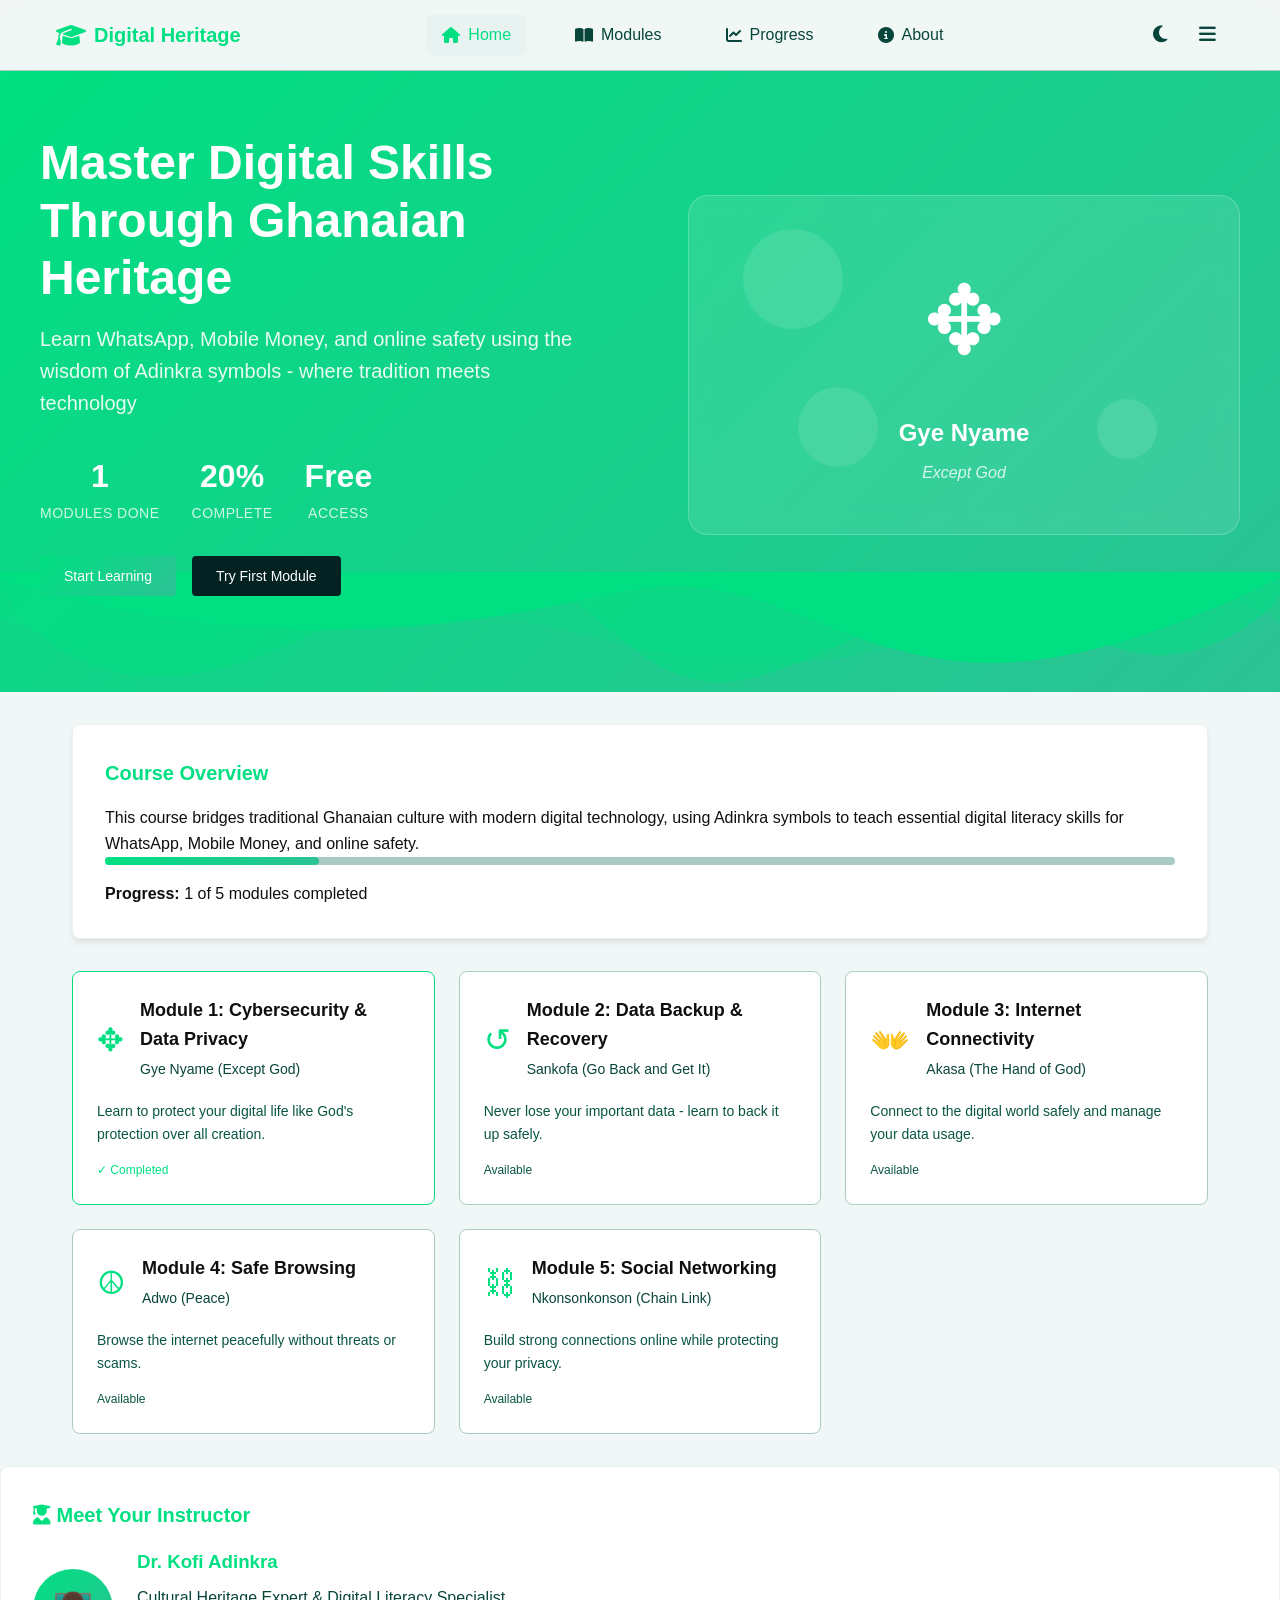
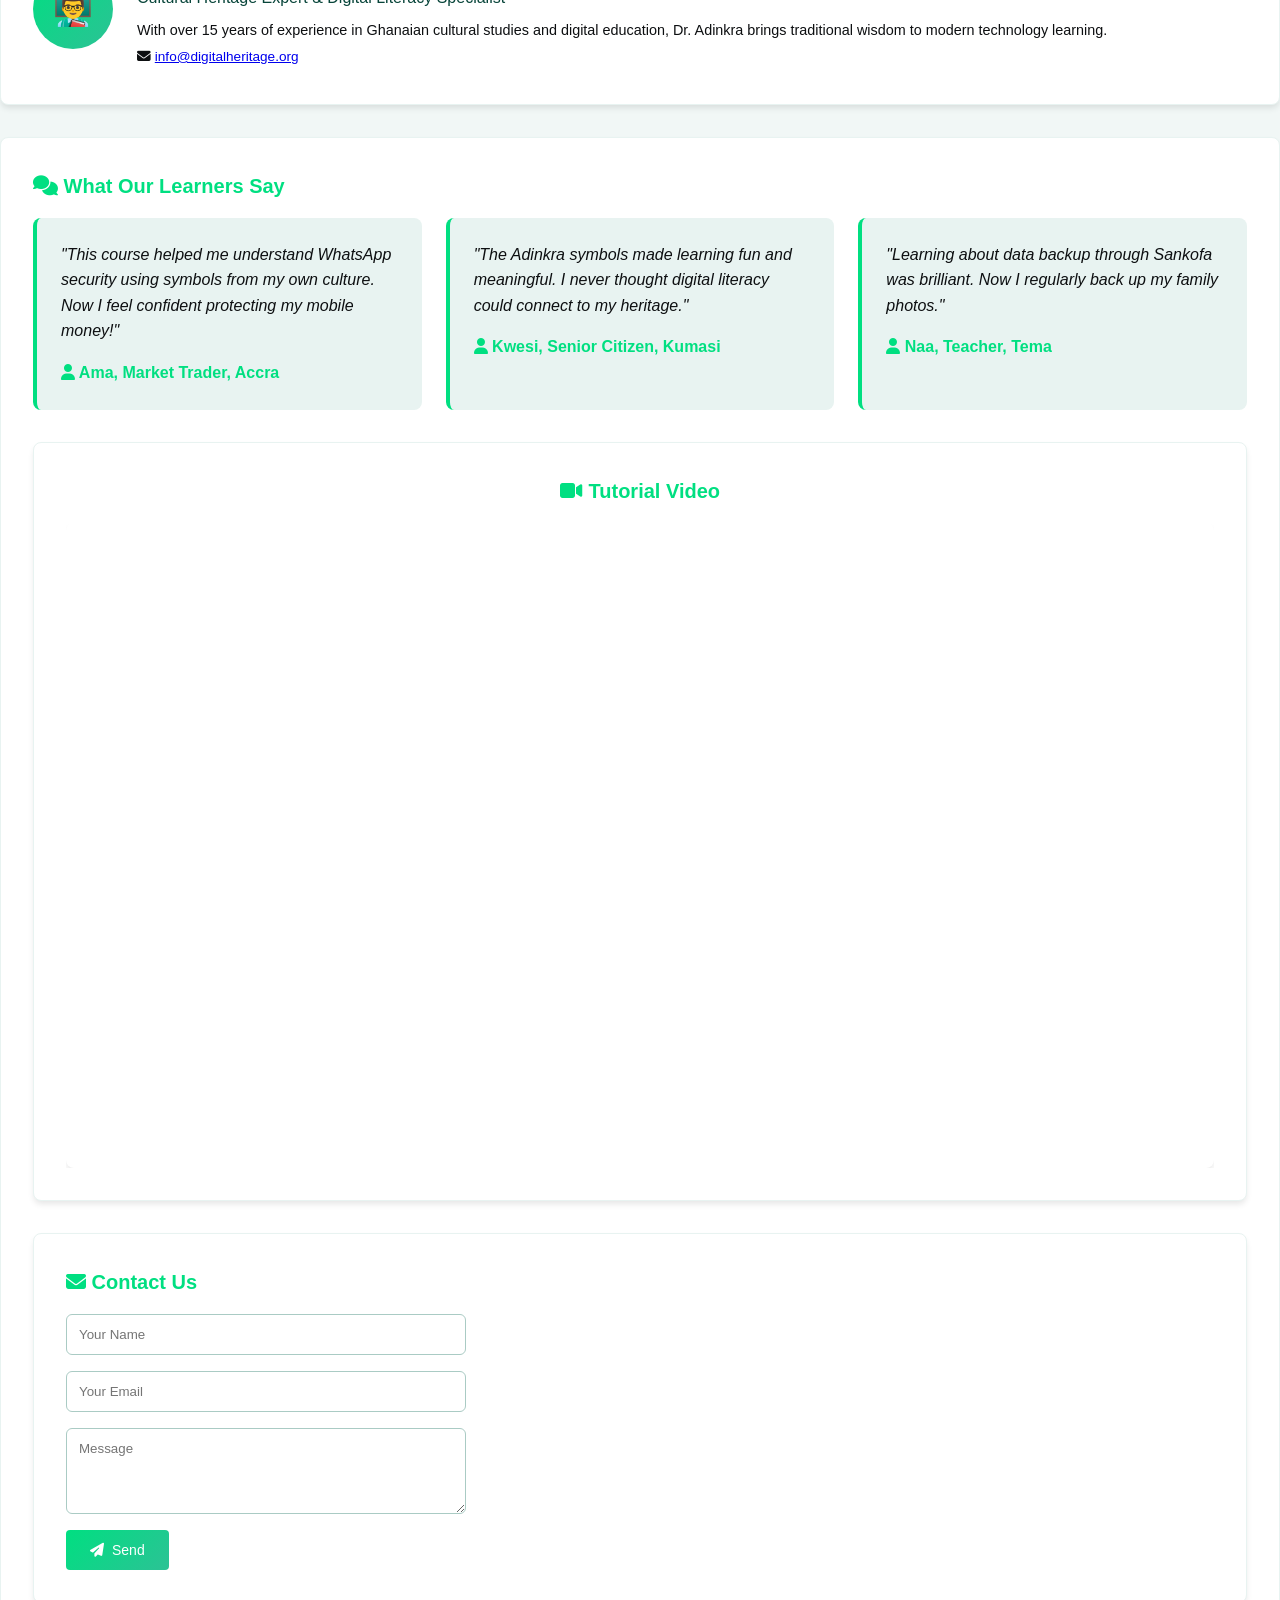
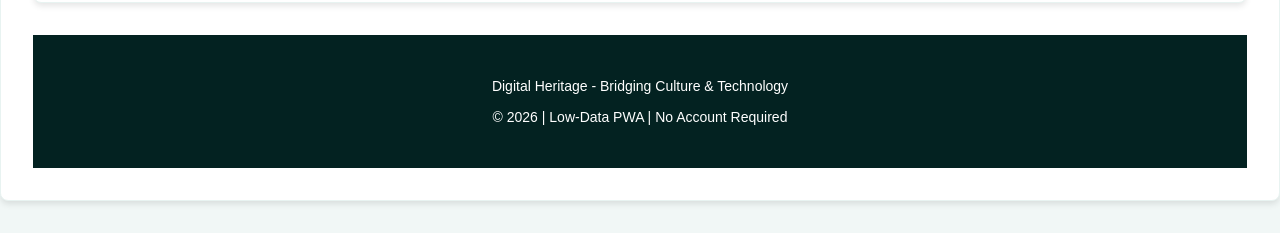
<file: pro/index.html>
<!DOCTYPE html>
<html lang="en">
<head>
    <meta charset="UTF-8">
    <meta name="viewport" content="width=device-width, initial-scale=1.0">
    <title>Digital Heritage - IBM-Style Learning Platform</title>
    <link rel="stylesheet" href="css/style.css">
    <link rel="manifest" href="manifest.json">
    <!-- Font Awesome for icons -->
    <link rel="stylesheet" href="https://cdnjs.cloudflare.com/ajax/libs/font-awesome/6.4.0/css/all.min.css">
</head>
<body>

    <!-- Navigation Bar -->
    <nav class="navbar">
        <div class="nav-container">
            <div class="nav-brand">
                <i class="fas fa-graduation-cap"></i>
                <span>Digital Heritage</span>
            </div>

            <div class="nav-menu">
                <a href="#hero" class="nav-link active">
                    <i class="fas fa-home"></i>
                    <span>Home</span>
                </a>
                <a href="#modules" class="nav-link">
                    <i class="fas fa-book-open"></i>
                    <span>Modules</span>
                </a>
                <a href="#progress" class="nav-link">
                    <i class="fas fa-chart-line"></i>
                    <span>Progress</span>
                </a>
                <a href="#about" class="nav-link">
                    <i class="fas fa-info-circle"></i>
                    <span>About</span>
                </a>
            </div>

            <div class="nav-actions">
                <button class="theme-toggle" id="theme-toggle">
                    <i class="fas fa-moon"></i>
                </button>
                <button class="menu-toggle" id="menu-toggle">
                    <i class="fas fa-bars"></i>
                </button>
            </div>
        </div>
    </nav>

    <!-- Hero Section -->
    <section class="hero" id="hero">
        <div class="hero-content">
            <div class="hero-text">
                <h1 class="hero-title">Master Digital Skills Through Ghanaian Heritage</h1>
                <p class="hero-subtitle">Learn WhatsApp, Mobile Money, and online safety using the wisdom of Adinkra symbols - where tradition meets technology</p>
                
                <div class="hero-stats">
                    <div class="stat">
                        <div class="stat-number" id="hero-progress">1</div>
                        <div class="stat-label">Modules Done</div>
                    </div>
                    <div class="stat">
                        <div class="stat-number" id="hero-percentage">20%</div>
                        <div class="stat-label">Complete</div>
                    </div>
                    <div class="stat">
                        <div class="stat-number">Free</div>
                        <div class="stat-label">Access</div>
                    </div>
                </div>
                
                <div class="hero-actions">
                    <button class="btn btn-primary" onclick="document.querySelector('.modules-grid').scrollIntoView({behavior: 'smooth'})">Start Learning</button>
                    <button class="btn btn-secondary" onclick="startLesson('gye-nyame')">Try First Module</button>
                </div>
            </div>
            
            <div class="hero-visual">
                <div class="hero-adinkra">
                    <div class="adinkra-large">✥</div>
                    <div class="adinkra-text">Gye Nyame</div>
                    <div class="adinkra-meaning">Except God</div>
                </div>
                <div class="hero-decoration">
                    <div class="decoration-circle"></div>
                    <div class="decoration-circle"></div>
                    <div class="decoration-circle"></div>
                </div>
            </div>
        </div>
        
        <div class="hero-wave">
            <svg viewBox="0 0 1200 120" preserveAspectRatio="none">
                <path d="M0,0V46.29c47.79,22.2,103.59,32.17,158,28,70.36-5.37,136.33-33.31,206.8-37.5C438.64,32.43,512.34,53.67,583,72.05c69.27,18,138.3,24.88,209.4,13.08,36.15-6,69.85-17.84,104.45-29.34C989.49,25,1113-14.29,1200,52.47V0Z" opacity=".25" fill="var(--primary)"></path>
                <path d="M0,0V15.81C13,36.92,27.64,56.86,47.69,72.05,99.41,111.27,165,111,224.58,91.58c31.15-10.15,60.09-26.07,89.67-39.8,40.92-19,84.73-46,130.83-49.67,36.26-2.85,70.9,9.42,98.6,31.56,31.77,25.39,62.32,62,103.63,73,40.44,10.79,81.35-6.69,119.13-24.28s75.16-39,116.92-43.05c59.73-5.85,113.28,22.88,168.9,38.84,30.2,8.66,59,6.17,87.09-7.5,22.43-10.89,48-26.93,60.65-49.24V0Z" opacity=".5" fill="var(--primary)"></path>
                <path d="M0,0V5.63C149.93,59,314.09,71.32,475.83,42.57c43-7.64,84.23-20.12,127.61-26.46,59-8.63,112.48,12.24,165.56,35.4C827.93,77.22,886,95.24,951.2,90c86.53-7,172.46-45.71,248.8-84.81V0Z" fill="var(--primary)"></path>
            </svg>
        </div>
    </section>

    <div class="main-content">
        <div class="course-overview" id="progress">
            <h2>Course Overview</h2>
            <p>This course bridges traditional Ghanaian culture with modern digital technology, using Adinkra symbols to teach essential digital literacy skills for WhatsApp, Mobile Money, and online safety.</p>
            <div class="progress-bar">
                <div class="progress-fill" id="course-progress" style="width: 20%;"></div>
            </div>
            <p><strong>Progress:</strong> <span id="progress-text">1 of 5 modules completed</span></p>
        </div>

        <div class="modules-grid" id="modules">
            <div class="module-card completed" onclick="startLesson('gye-nyame')">
                <div class="module-header">
                    <div class="adinkra-icon">✥</div>
                    <div>
                        <h3 class="module-title">Module 1: Cybersecurity & Data Privacy</h3>
                        <p class="module-subtitle">Gye Nyame (Except God)</p>
                    </div>
                </div>
                <p class="module-description">Learn to protect your digital life like God's protection over all creation.</p>
                <p class="module-status">✓ Completed</p>
            </div>

            <div class="module-card" onclick="startLesson('sankofa')">
                <div class="module-header">
                    <div class="adinkra-icon">↺</div>
                    <div>
                        <h3 class="module-title">Module 2: Data Backup & Recovery</h3>
                        <p class="module-subtitle">Sankofa (Go Back and Get It)</p>
                    </div>
                </div>
                <p class="module-description">Never lose your important data - learn to back it up safely.</p>
                <p class="module-status">Available</p>
            </div>

            <div class="module-card" onclick="startLesson('akasa')">
                <div class="module-header">
                    <div class="adinkra-icon">👐</div>
                    <div>
                        <h3 class="module-title">Module 3: Internet Connectivity</h3>
                        <p class="module-subtitle">Akasa (The Hand of God)</p>
                    </div>
                </div>
                <p class="module-description">Connect to the digital world safely and manage your data usage.</p>
                <p class="module-status">Available</p>
            </div>

            <div class="module-card" onclick="startLesson('adwo')">
                <div class="module-header">
                    <div class="adinkra-icon">☮</div>
                    <div>
                        <h3 class="module-title">Module 4: Safe Browsing</h3>
                        <p class="module-subtitle">Adwo (Peace)</p>
                    </div>
                </div>
                <p class="module-description">Browse the internet peacefully without threats or scams.</p>
                <p class="module-status">Available</p>
            </div>

            <div class="module-card" onclick="startLesson('nkonsonkonson')">
                <div class="module-header">
                    <div class="adinkra-icon">⛓</div>
                    <div>
                        <h3 class="module-title">Module 5: Social Networking</h3>
                        <p class="module-subtitle">Nkonsonkonson (Chain Link)</p>
                    </div>
                </div>
                <p class="module-description">Build strong connections online while protecting your privacy.</p>
                <p class="module-status">Available</p>
            </div>
        </div>
    </div>

    <!-- Course Instructor Section -->
        <div class="course-overview" id="about">
            <h2><i class="fas fa-user-graduate"></i> Meet Your Instructor</h2>
            <div style="display: grid; grid-template-columns: auto 1fr; gap: 1.5rem; align-items: center;">
                <div style="width: 80px; height: 80px; background: var(--gradient-primary); border-radius: 50%; display: flex; align-items: center; justify-content: center; font-size: 2rem;">👨‍🏫</div>
                <div>
                    <h3 style="color: var(--primary); margin: 0;">Dr. Kofi Adinkra</h3>
                    <p style="margin: 0.5rem 0; color: var(--text-secondary);">Cultural Heritage Expert & Digital Literacy Specialist</p>
                    <p style="margin: 0; font-size: 0.9rem;">With over 15 years of experience in Ghanaian cultural studies and digital education, Dr. Adinkra brings traditional wisdom to modern technology learning.</p>
                    <p style="margin: 0.25rem 0; font-size: 0.85rem;"><i class="fas fa-envelope"></i> <a href="mailto:info@digitalheritage.org">info@digitalheritage.org</a></p>
                </div>
            </div>
        </div>

        <!-- Testimonials Section -->
        <div class="course-overview">
            <h2><i class="fas fa-comments"></i> What Our Learners Say</h2>
            <div style="display: grid; grid-template-columns: repeat(auto-fit, minmax(250px, 1fr)); gap: 1.5rem;">
                <div style="background: var(--bg-lighter); padding: 1.5rem; border-radius: 8px; border-left: 4px solid var(--primary);">
                    <p style="font-style: italic; margin-bottom: 1rem;">"This course helped me understand WhatsApp security using symbols from my own culture. Now I feel confident protecting my mobile money!"</p>
                    <p style="font-weight: 600; color: var(--primary); margin: 0;"><i class="fas fa-user"></i> Ama, Market Trader, Accra</p>
                </div>
                <div style="background: var(--bg-lighter); padding: 1.5rem; border-radius: 8px; border-left: 4px solid var(--primary);">
                    <p style="font-style: italic; margin-bottom: 1rem;">"The Adinkra symbols made learning fun and meaningful. I never thought digital literacy could connect to my heritage."</p>
                    <p style="font-weight: 600; color: var(--primary); margin: 0;"><i class="fas fa-user"></i> Kwesi, Senior Citizen, Kumasi</p>
                </div>
                <div style="background: var(--bg-lighter); padding: 1.5rem; border-radius: 8px; border-left: 4px solid var(--primary);">
                    <p style="font-style: italic; margin-bottom: 1rem;">"Learning about data backup through Sankofa was brilliant. Now I regularly back up my family photos."</p>
                    <p style="font-weight: 600; color: var(--primary); margin: 0;"><i class="fas fa-user"></i> Naa, Teacher, Tema</p>
        </div>
    </div>

    <!-- Tutorial Video -->
    <div class="course-overview" style="margin-top:2rem; text-align:center;">
        <h2><i class="fas fa-video"></i> Tutorial Video</h2>
        <div style="position:relative;padding-bottom:56.25%;height:0;overflow:hidden;max-width:100%;">
            <iframe src="https://www.youtube.com/embed/dQw4w9WgXcQ" 
                    style="position:absolute;top:0;left:0;width:100%;height:100%;" 
                    frameborder="0" allowfullscreen></iframe>
        </div>
    </div>

    <!-- Contact Section -->
    <div class="course-overview" style="margin-top:2rem;">
        <h2><i class="fas fa-envelope"></i> Contact Us</h2>
        <form id="contact-form" style="display:grid;gap:1rem;max-width:400px;">
            <input type="text" name="name" placeholder="Your Name" required style="padding:0.75rem;border:1px solid var(--border);border-radius:6px;">
            <input type="email" name="email" placeholder="Your Email" required style="padding:0.75rem;border:1px solid var(--border);border-radius:6px;">
            <textarea name="message" placeholder="Message" rows="4" required style="padding:0.75rem;border:1px solid var(--border);border-radius:6px;"></textarea>
            <button type="submit" class="btn btn-primary" style="justify-self:start;"><i class="fas fa-paper-plane"></i> Send</button>
        </form>
    </div>

    <div class="lesson-modal" id="lesson-modal">
        <div class="lesson-content">
            <div class="lesson-header">
                <div class="lesson-progress">
                    <div class="progress-step" id="step-1">1</div>
                    <div class="progress-step" id="step-2">2</div>
                    <div class="progress-step" id="step-3">3</div>
                    <div class="progress-step" id="step-4">4</div>
                    <div class="progress-step" id="step-5">5</div>
                </div>
                <button class="close-modal" onclick="closeLesson()">
                    <i class="fas fa-times"></i>
                </button>
            </div>

            <h2 id="lesson-title">Lesson Title</h2>

            <div class="lesson-navigation">
                <button class="nav-btn" id="prev-step" disabled>
                    <i class="fas fa-chevron-left"></i> Previous
                </button>
                <span class="step-indicator" id="step-indicator">Step 1 of 5</span>
                <button class="nav-btn" id="next-step">
                    Next <i class="fas fa-chevron-right"></i>
                </button>
            </div>

            <div id="lesson-body">
                <!-- Lesson content will be loaded here -->
            </div>

            <div class="quiz-section" id="quiz-section" style="display: none;">
                <h3><i class="fas fa-question-circle"></i> Knowledge Check</h3>
                <div class="quiz-question" id="quiz-question"></div>
                <div class="quiz-options" id="quiz-options"></div>
                <button class="btn btn-primary" id="submit-quiz">
                    <i class="fas fa-check"></i> Submit Answer
                </button>
                <div id="quiz-feedback" style="margin-top: 1rem;"></div>
            </div>

            <div class="lesson-actions">
                <button class="btn btn-secondary" onclick="closeLesson()">
                    <i class="fas fa-times"></i> Close
                </button>
                <button class="btn btn-success" id="complete-lesson" style="display: none;">
                    <i class="fas fa-trophy"></i> Complete Module
                </button>
            </div>
        </div>
    </div>

    <div class="footer">
        <p>Digital Heritage - Bridging Culture & Technology</p>
        <p>© 2026 | Low-Data PWA | No Account Required</p>
    </div>

    <script src="js/app.js"></script>
</body>
</html>
</file>
<file: pro/css/style.css>
/* Modern Design System with CSS Variables */
:root {
    --primary: #00DF81;
    --primary-dark: #032221;
    --primary-light: #2FA98C;
    --secondary: #2CC295;
    --secondary-light: #17876D;
    --accent: #03624C;
    --accent-light: #2CC295;
    --warning: #F59E0B;
    --danger: #EF4444;
    --success: #00DF81;
    --bg-light: #F1F7F6;
    --bg-lighter: #E8F3F1;
    --bg-card: #FFFFFF;
    --text-primary: #0D0F11;
    --text-secondary: #08453A;
    --text-muted: #095544;
    --border: #AACBC4;
    --border-light: #E8F3F1;
    
    --gradient-primary: linear-gradient(135deg, #00DF81 0%, #2CC295 100%);
    --gradient-secondary: linear-gradient(135deg, #2CC295 0%, #17876D 100%);
    --gradient-success: linear-gradient(135deg, #00DF81 0%, #2FA98C 100%);
    --gradient-danger: linear-gradient(135deg, #EF4444 0%, #F87171 100%);
    
    --shadow-sm: 0 1px 2px 0 rgba(0, 0, 0, 0.05);
    --shadow-md: 0 4px 6px -1px rgba(0, 0, 0, 0.1);
    --shadow-lg: 0 10px 15px -3px rgba(0, 0, 0, 0.1);
    --shadow-xl: 0 20px 25px -5px rgba(0, 0, 0, 0.1);
    --shadow-primary: 0 8px 20px rgba(0, 223, 129, 0.2);
    
    --transition: all 0.3s cubic-bezier(0.4, 0, 0.2, 1);
    
    /* Glassmorphism */
    --glass-light: rgba(241, 247, 246, 0.7);
    --glass-dark: rgba(3, 34, 33, 0.7);
    --glass-blur: 12px;
    --glass-backdrop: blur(12px) saturate(180%);
}

/* Dark mode tweaks */
[data-theme="dark"] {
    --bg-light: #1E1E2F;
    --bg-lighter: #25253C;
    --bg-card: #2A2A3D;
    --text-primary: #ECECF1;
    --text-secondary: #C5C6D0;
    --text-muted: #A1A1B5;
    --border: #3A3A4E;
    --border-light: #2A2A3D;
    --glass-light: rgba(46, 46, 61, 0.7);
    --glass-dark: rgba(20, 20, 30, 0.7);
    --shadow-primary: 0 8px 20px rgba(0, 223, 129, 0.4);
}

/* Global Styles */
* {
    margin: 0;
    padding: 0;
    box-sizing: border-box;
}

body {
    font-family: 'Segoe UI', Tahoma, Geneva, Verdana, sans-serif;
    line-height: 1.6;
    color: var(--text-primary);
    background: var(--bg-light);
    overflow-x: hidden;
}

/* Navigation Bar */
.navbar {
    position: fixed;
    top: 0;
    left: 0;
    right: 0;
    background: var(--glass-light);
    backdrop-filter: var(--glass-backdrop);
    border-bottom: 1px solid var(--border);
    z-index: 1000;
    transition: var(--transition);
}

.nav-container {
    max-width: 1200px;
    margin: 0 auto;
    padding: 0 1rem;
    display: flex;
    align-items: center;
    justify-content: space-between;
    height: 70px;
}

.nav-brand {
    display: flex;
    align-items: center;
    gap: 0.5rem;
    font-size: 1.25rem;
    font-weight: 700;
    color: var(--primary);
}

.nav-brand i {
    font-size: 1.5rem;
}

.nav-menu {
    display: flex;
    gap: 2rem;
    align-items: center;
}

.nav-link {
    display: flex;
    align-items: center;
    gap: 0.5rem;
    padding: 0.5rem 1rem;
    color: var(--text-secondary);
    text-decoration: none;
    border-radius: 8px;
    transition: var(--transition);
    font-weight: 500;
}

.nav-link:hover,
.nav-link.active {
    color: var(--primary);
    background: var(--bg-lighter);
}

.nav-link i {
    font-size: 1rem;
}

.nav-link span {
    display: none;
}

.nav-actions {
    display: flex;
    align-items: center;
    gap: 1rem;
}

.theme-toggle,
.menu-toggle {
    background: none;
    border: none;
    padding: 0.5rem;
    border-radius: 8px;
    color: var(--text-secondary);
    cursor: pointer;
    transition: var(--transition);
    font-size: 1.2rem;
}

.theme-toggle:hover,
.menu-toggle:hover {
    background: var(--bg-lighter);
    color: var(--primary);
}

/* Mobile Navigation */
@media (max-width: 768px) {
    .nav-menu {
        position: fixed;
        top: 70px;
        left: -100%;
        width: 100%;
        height: calc(100vh - 70px);
        background: var(--bg-card);
        flex-direction: column;
        justify-content: flex-start;
        padding: 2rem;
        gap: 1rem;
        transition: left 0.3s ease;
        box-shadow: var(--shadow-lg);
    }

    .nav-menu.active {
        left: 0;
    }

    .nav-link {
        width: 100%;
        padding: 1rem;
        justify-content: flex-start;
    }

    .nav-link span {
        display: block;
    }

    .nav-link i {
        font-size: 1.2rem;
    }
}

/* Hero Section */
.hero {
  position: relative;
  background: var(--gradient-primary);
  color: white;
  padding: 4rem 2rem 6rem;
  overflow: hidden;
  margin-top: 70px; /* Account for fixed navbar */
}

.hero-content {
  max-width: 1200px;
  margin: 0 auto;
  display: grid;
  grid-template-columns: 1fr 1fr;
  gap: 4rem;
  align-items: center;
}

.hero-text {
  z-index: 2;
}

.hero-title {
  font-size: 3rem;
  font-weight: 700;
  margin-bottom: 1rem;
  line-height: 1.2;
  color: white;
}

.hero-subtitle {
  font-size: 1.25rem;
  margin-bottom: 2rem;
  opacity: 0.9;
  line-height: 1.6;
}

.hero-stats {
  display: flex;
  gap: 2rem;
  margin-bottom: 2rem;
}

.stat {
  text-align: center;
}

.stat-number {
  font-size: 2rem;
  font-weight: 700;
  color: white;
  display: block;
}

.stat-label {
  font-size: 0.875rem;
  opacity: 0.8;
  text-transform: uppercase;
  letter-spacing: 0.5px;
}

.hero-actions {
  display: flex;
  gap: 1rem;
  flex-wrap: wrap;
}

.btn-primary {
  background: white;
  color: var(--primary);
  font-weight: 600;
}

.btn-primary:hover {
  background: var(--bg-lighter);
  color: var(--primary-dark);
}

.hero-visual {
  position: relative;
  text-align: center;
  z-index: 2;
}

.hero-adinkra {
  background: rgba(255, 255, 255, 0.1);
  backdrop-filter: blur(10px);
  border-radius: 20px;
  padding: 3rem;
  border: 1px solid rgba(255, 255, 255, 0.2);
}

.adinkra-large {
  font-size: 6rem;
  margin-bottom: 1rem;
  display: block;
}

.adinkra-text {
  font-size: 1.5rem;
  font-weight: 600;
  margin-bottom: 0.5rem;
}

.adinkra-meaning {
  font-size: 1rem;
  opacity: 0.8;
  font-style: italic;
}

.hero-decoration {
  position: absolute;
  top: 0;
  left: 0;
  right: 0;
  bottom: 0;
  pointer-events: none;
  z-index: 1;
}

.decoration-circle {
  position: absolute;
  border-radius: 50%;
  background: rgba(255, 255, 255, 0.1);
  backdrop-filter: blur(5px);
}

.decoration-circle:nth-child(1) {
  width: 100px;
  height: 100px;
  top: 10%;
  left: 10%;
  animation: float 6s ease-in-out infinite;
}

.decoration-circle:nth-child(2) {
  width: 60px;
  height: 60px;
  top: 60%;
  right: 15%;
  animation: float 8s ease-in-out infinite reverse;
}

.decoration-circle:nth-child(3) {
  width: 80px;
  height: 80px;
  bottom: 20%;
  left: 20%;
  animation: float 7s ease-in-out infinite;
}

@keyframes float {
  0%, 100% { transform: translateY(0px); }
  50% { transform: translateY(-20px); }
}

.hero-wave {
  position: absolute;
  bottom: 0;
  left: 0;
  width: 100%;
  overflow: hidden;
  line-height: 0;
}

.hero-wave svg {
  position: relative;
  display: block;
  width: calc(100% + 1.3px);
  height: 120px;
}

/* Responsive Design for Hero */
@media (max-width: 768px) {
  .hero {
    padding: 3rem 1rem 4rem;
  }
  
  .hero-content {
    grid-template-columns: 1fr;
    gap: 2rem;
    text-align: center;
  }
  
  .hero-title {
    font-size: 2rem;
  }
  
  .hero-subtitle {
    font-size: 1rem;
  }
  
  .hero-stats {
    justify-content: center;
    gap: 1.5rem;
  }
  
  .hero-actions {
    justify-content: center;
  }
  
  .hero-adinkra {
    padding: 2rem;
  }
  
  .adinkra-large {
    font-size: 4rem;
  }
}
  font-family: 'IBM Plex Sans', -apple-system, BlinkMacSystemFont, 'Segoe UI', Roboto, sans-serif;
  margin: 0;
  padding: 0;
  background-color: var(--bg-light);
  color: var(--text-primary);
  line-height: 1.5;
}

.header {
  background: var(--gradient-primary);
  color: white;
  padding: 1rem 2rem;
  box-shadow: var(--shadow-md);
}

.header h1 {
  margin: 0;
  font-size: 1.5rem;
  font-weight: 600;
}

.header p {
  margin: 0.5rem 0 0 0;
  font-size: 0.875rem;
  opacity: 0.9;
}

.main-content {
  max-width: 1200px;
  margin: 0 auto;
  padding: 2rem;
}

.course-overview {
  background: var(--bg-card);
  border-radius: 8px;
  padding: 2rem;
  margin-bottom: 2rem;
  box-shadow: var(--shadow-md);
  border: 1px solid var(--border-light);
}

.course-overview h2 {
  color: var(--primary);
  font-size: 1.25rem;
  margin-bottom: 1rem;
}

.progress-bar {
  background-color: var(--border);
  border-radius: 4px;
  height: 8px;
  margin-bottom: 1rem;
}

.progress-fill {
  background: var(--gradient-primary);
  height: 100%;
  border-radius: 4px;
  transition: width 0.3s ease;
}

.modules-grid {
  display: grid;
  grid-template-columns: repeat(auto-fit, minmax(300px, 1fr));
  gap: 1.5rem;
}

.module-card {
  background: var(--bg-card);
  border: 1px solid var(--border);
  border-radius: 8px;
  padding: 1.5rem;
  transition: var(--transition);
  cursor: pointer;
}

.module-card:hover {
  box-shadow: var(--shadow-lg);
  transform: translateY(-2px);
  border-color: var(--primary);
}

.module-card.completed {
  border-color: var(--success);
}

.module-card.completed .module-status {
  color: var(--success);
}

.module-header {
  display: flex;
  align-items: center;
  margin-bottom: 1rem;
}

.adinkra-icon {
  font-size: 2rem;
  margin-right: 1rem;
  color: var(--primary);
}

.module-title {
  font-size: 1.125rem;
  font-weight: 600;
  color: var(--text-primary);
  margin: 0;
}

.module-subtitle {
  font-size: 0.875rem;
  color: var(--text-secondary);
  margin: 0.25rem 0;
}

.module-description {
  font-size: 0.875rem;
  color: var(--text-muted);
  margin-bottom: 1rem;
}

.module-status {
  font-size: 0.75rem;
  color: var(--text-muted);
  font-weight: 500;
}

.btn {
  background: var(--gradient-primary);
  color: white;
  border: none;
  padding: 0.75rem 1.5rem;
  border-radius: 4px;
  font-size: 0.875rem;
  font-weight: 500;
  cursor: pointer;
  transition: var(--transition);
  text-decoration: none;
  display: inline-block;
}

.btn:hover {
  transform: translateY(-1px);
  box-shadow: var(--shadow-primary);
}

.btn-secondary {
  background: var(--primary-dark);
}

.btn-secondary:hover {
  background: var(--accent);
}

.btn:disabled {
  background-color: var(--border);
  cursor: not-allowed;
  transform: none;
  box-shadow: none;
}

.lesson-modal {
  display: none;
  position: fixed;
  top: 0;
  left: 0;
  width: 100%;
  height: 100%;
  background-color: rgba(0, 0, 0, 0.5);
  z-index: 1000;
}

.lesson-content {
  background: var(--bg-card);
  margin: 2rem auto;
  max-width: 800px;
  border-radius: 8px;
  padding: 2rem;
  max-height: 80vh;
  overflow-y: auto;
  box-shadow: var(--shadow-xl);
  border: 1px solid var(--border-light);
}

.lesson-content h2 {
  color: var(--primary);
  margin-bottom: 1rem;
}

.lesson-content h3 {
  color: var(--text-primary);
  margin: 1.5rem 0 0.5rem 0;
}

.lesson-content ol {
  padding-left: 1.5rem;
}

.lesson-content li {
  margin-bottom: 0.5rem;
}

.quiz-section {
  background-color: var(--bg-lighter);
  padding: 1.5rem;
  border-radius: 8px;
  margin-top: 1.5rem;
  border: 1px solid var(--border);
}

.quiz-question {
  font-weight: 600;
  margin-bottom: 1rem;
  color: var(--text-primary);
}

.quiz-options {
  display: flex;
  flex-direction: column;
  gap: 0.5rem;
}

.quiz-option {
  background: var(--bg-card);
  border: 1px solid var(--border);
  padding: 0.75rem;
  border-radius: 4px;
  cursor: pointer;
  transition: var(--transition);
  color: var(--text-primary);
}

.quiz-option:hover {
  border-color: var(--primary);
  background-color: var(--bg-lighter);
}

.quiz-option.selected {
  border-color: var(--primary);
  background-color: var(--bg-lighter);
  box-shadow: var(--shadow-sm);
}

.footer {
  background-color: var(--primary-dark);
  color: white;
  text-align: center;
  padding: 2rem;
  margin-top: 2rem;
}

.footer p {
  margin: 0.5rem 0;
  font-size: 0.875rem;
}

/* Step-by-Step Lesson Modal Styles */
.lesson-header {
  display: flex;
  justify-content: space-between;
  align-items: center;
  margin-bottom: 1.5rem;
  padding-bottom: 1rem;
  border-bottom: 1px solid var(--border);
}

.lesson-progress {
  display: flex;
  gap: 0.5rem;
}

.progress-step {
  width: 40px;
  height: 40px;
  border-radius: 50%;
  background: var(--border);
  color: var(--text-muted);
  display: flex;
  align-items: center;
  justify-content: center;
  font-weight: 600;
  font-size: 0.875rem;
  transition: var(--transition);
}

.progress-step.active {
  background: var(--primary);
  color: white;
}

.progress-step.completed {
  background: var(--success);
  color: white;
}

.close-modal {
  background: none;
  border: none;
  font-size: 1.5rem;
  color: var(--text-secondary);
  cursor: pointer;
  padding: 0.5rem;
  border-radius: 4px;
  transition: var(--transition);
}

.close-modal:hover {
  background: var(--bg-lighter);
  color: var(--danger);
}

.lesson-navigation {
  display: flex;
  justify-content: space-between;
  align-items: center;
  margin: 1.5rem 0;
  padding: 1rem;
  background: var(--bg-lighter);
  border-radius: 8px;
}

.nav-btn {
  display: flex;
  align-items: center;
  gap: 0.5rem;
  padding: 0.75rem 1.5rem;
  background: var(--primary);
  color: white;
  border: none;
  border-radius: 6px;
  cursor: pointer;
  font-weight: 500;
  transition: var(--transition);
}

.nav-btn:hover:not(:disabled) {
  background: var(--primary-dark);
  transform: translateY(-1px);
}

.nav-btn:disabled {
  background: var(--border);
  cursor: not-allowed;
  transform: none;
}

.step-indicator {
  font-weight: 600;
  color: var(--primary);
}

.lesson-actions {
  display: flex;
  justify-content: space-between;
  margin-top: 2rem;
  gap: 1rem;
}

.btn-success {
  background: var(--success);
  color: white;
}

.btn-success:hover {
  background: var(--primary-dark);
}

/* Enhanced Responsive Design */
@media (max-width: 768px) {
  .nav-link span {
    display: none;
  }

  .hero {
    padding: 3rem 1rem 4rem;
    margin-top: 60px;
  }

  .hero-content {
    grid-template-columns: 1fr;
    gap: 2rem;
    text-align: center;
  }

  .hero-title {
    font-size: 2rem;
  }

  .hero-subtitle {
    font-size: 1rem;
  }

  .hero-stats {
    justify-content: center;
    flex-wrap: wrap;
  }

  .hero-actions {
    justify-content: center;
  }

  .hero-adinkra {
    padding: 2rem;
  }

  .adinkra-large {
    font-size: 4rem;
  }

  .main-content {
    padding: 1rem;
  }

  .modules-grid {
    grid-template-columns: 1fr;
    gap: 1rem;
  }

  .module-card {
    padding: 1rem;
  }

  .lesson-content {
    margin: 0.5rem;
    padding: 1rem;
    max-height: 90vh;
  }

  .lesson-navigation {
    flex-direction: column;
    gap: 1rem;
  }

  .nav-btn {
    width: 100%;
    justify-content: center;
  }

  .lesson-actions {
    flex-direction: column;
  }

  .lesson-actions .btn {
    width: 100%;
  }
}

@media (max-width: 480px) {
  .nav-container {
    padding: 0 0.5rem;
  }

  .nav-brand {
    font-size: 1.1rem;
  }

  .hero {
    padding: 2rem 1rem 3rem;
  }

  .hero-title {
    font-size: 1.75rem;
  }

  .hero-stats {
    gap: 1rem;
  }

  .stat-number {
    font-size: 1.5rem;
  }

  .module-card {
    padding: 0.75rem;
  }

  .module-title {
    font-size: 1rem;
  }

  .lesson-progress {
    gap: 0.25rem;
  }

  .progress-step {
    width: 32px;
    height: 32px;
    font-size: 0.75rem;
  }
}

@media (min-width: 769px) and (max-width: 1024px) {
  .hero-content {
    gap: 2rem;
  }

  .hero-title {
    font-size: 2.5rem;
  }

  .modules-grid {
    grid-template-columns: repeat(2, 1fr);
  }
}

@media (min-width: 1025px) {
  .nav-link span {
    display: inline;
  }

  .hero-content {
    gap: 6rem;
  }

  .modules-grid {
    grid-template-columns: repeat(3, 1fr);
  }
}

/* Video and contact styles */
.course-overview iframe {
  border-radius: 8px;
  box-shadow: var(--shadow-md);
}

#contact-form input,
#contact-form textarea {
  font-family: inherit;
}

#contact-form button {
  display: flex;
  align-items: center;
  gap: 0.5rem;
}

/* Animations */
@keyframes float {
  0%, 100% {
    transform: translateY(0px);
  }
  50% {
    transform: translateY(-20px);
  }
}

@keyframes fadeIn {
  from {
    opacity: 0;
    transform: translateY(20px);
  }
  to {
    opacity: 1;
    transform: translateY(0);
  }
}

.lesson-modal.show {
  display: flex;
  animation: fadeIn 0.3s ease-out;
}

.module-card {
  animation: fadeIn 0.5s ease-out;
}

.module-card:nth-child(1) { animation-delay: 0.1s; }
.module-card:nth-child(2) { animation-delay: 0.2s; }
.module-card:nth-child(3) { animation-delay: 0.3s; }
.module-card:nth-child(4) { animation-delay: 0.4s; }
.module-card:nth-child(5) { animation-delay: 0.5s; }
</file>
